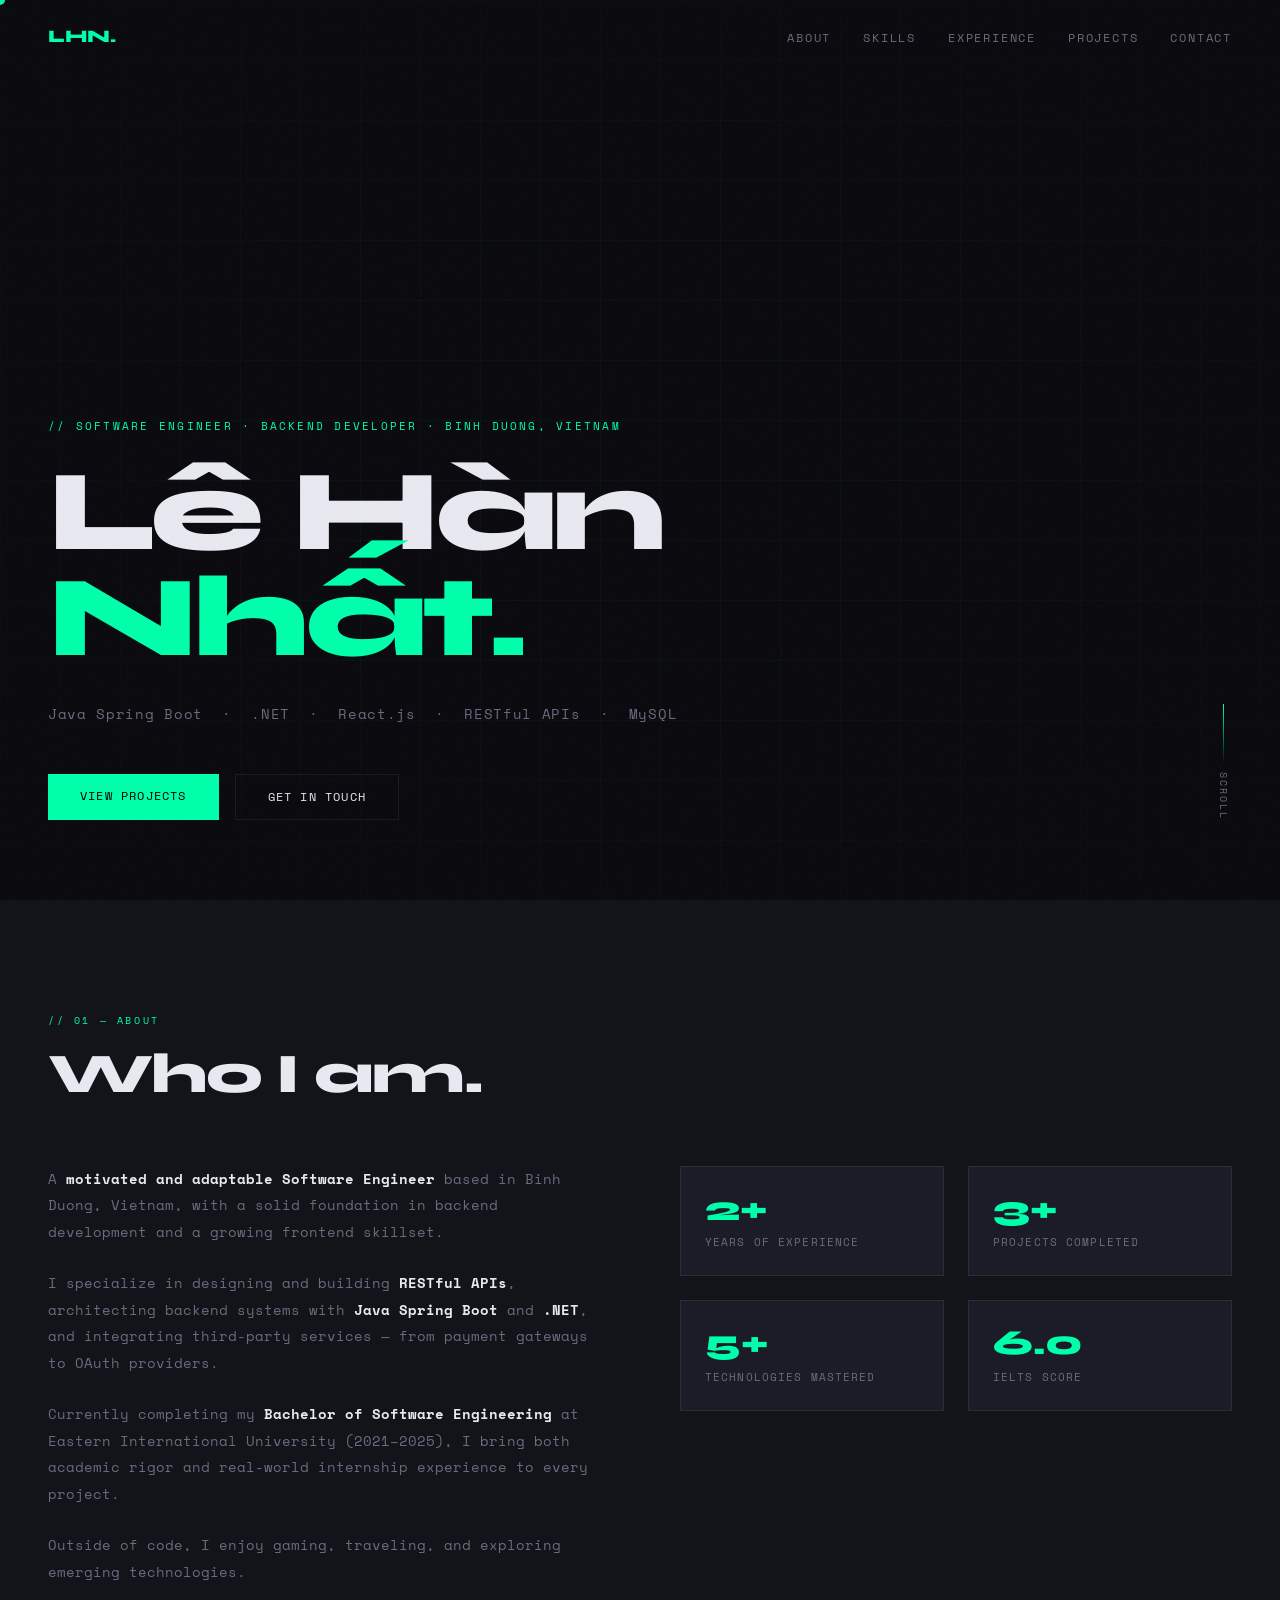
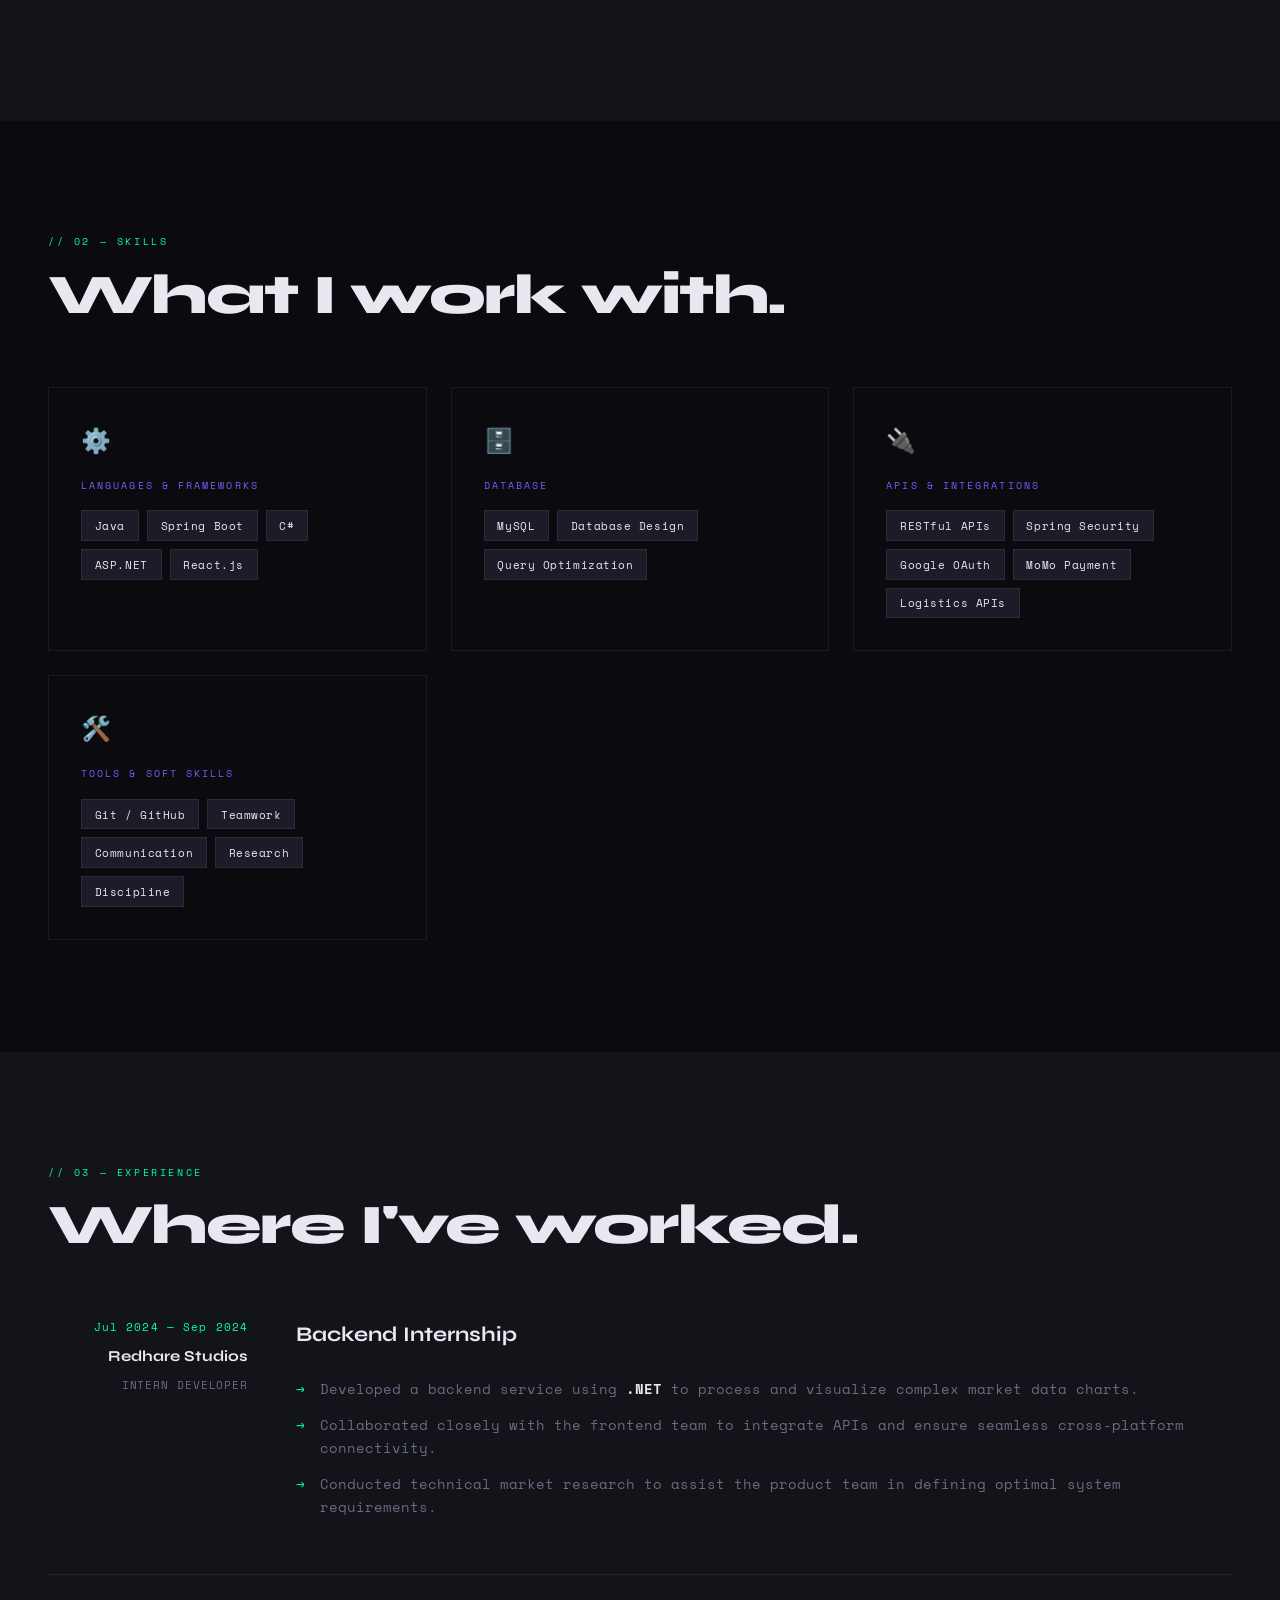
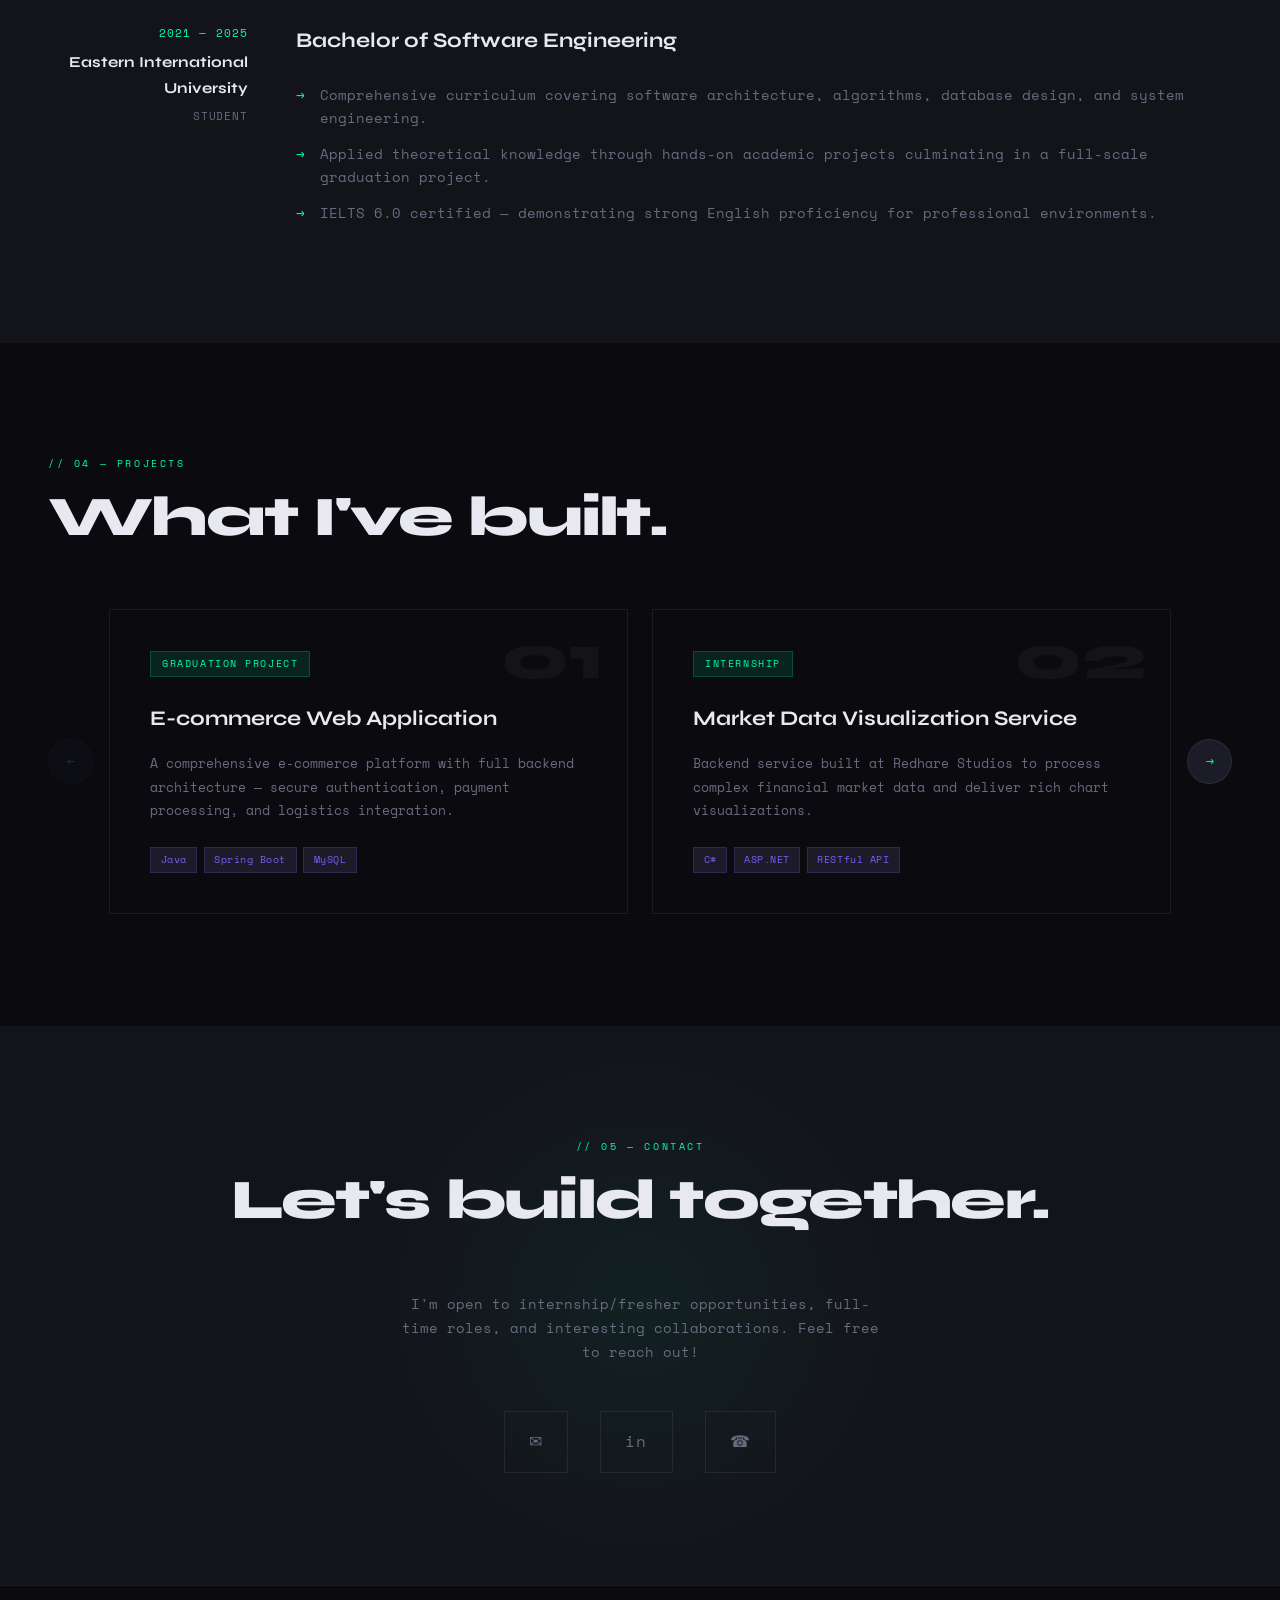
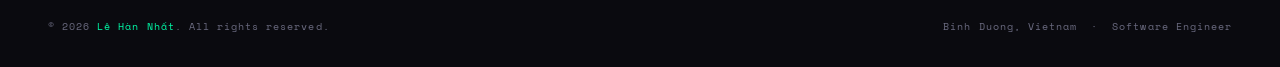
<file: index.html>
<!DOCTYPE html>
<html lang="en">
<head>
<meta charset="UTF-8" />
<meta name="viewport" content="width=device-width, initial-scale=1.0"/>
<title>Lê Hàn Nhất — Backend Developer</title>
<link rel="preconnect" href="https://fonts.googleapis.com"/>
<link rel="preconnect" href="https://fonts.gstatic.com" crossorigin/>
<link href="https://fonts.googleapis.com/css2?family=Syne:wght@400;700;800&family=Space+Mono:ital,wght@0,400;0,700;1,400&display=swap" rel="stylesheet"/>
<link href="style.css" rel="stylesheet" />
</head>
<body>

<!-- Custom cursor -->
<div id="cursor"></div>

<!-- NAV -->
<nav id="navbar">
  <div class="nav-logo">LHN.</div>
  <ul class="nav-links">
    <li><a href="#about">About</a></li>
    <li><a href="#skills">Skills</a></li>
    <li><a href="#experience">Experience</a></li>
    <li><a href="#projects">Projects</a></li>
    <li><a href="#contact">Contact</a></li>
  </ul>
</nav>

<!-- HERO -->
<section id="hero">
  <div class="hero-grid"></div>

  <p class="hero-tag">// Software Engineer · Backend Developer · Binh Duong, Vietnam</p>

  <h1 class="hero-name">
    Lê Hàn<br>
    <span class="line2">Nhất.</span>
  </h1>

  <p class="hero-role">
    Java Spring Boot &nbsp;·&nbsp; .NET &nbsp;·&nbsp; React.js &nbsp;·&nbsp; RESTful APIs &nbsp;·&nbsp; MySQL
  </p>

  <div class="hero-cta">
    <a href="#projects" class="btn btn-primary">View Projects</a>
    <a href="#contact" class="btn btn-outline">Get In Touch</a>
  </div>

  <div class="hero-scroll">
    <div class="scroll-line"></div>
    <span>Scroll</span>
  </div>
</section>

<!-- ABOUT -->
<section id="about">
  <p class="section-label reveal">// 01 — About</p>
  <h2 class="section-title reveal">Who I am.</h2>

  <div class="about-grid">
    <div class="about-text reveal">
      <p>
        A <strong>motivated and adaptable Software Engineer</strong> based in Binh Duong, Vietnam,
        with a solid foundation in backend development and a growing frontend skillset.
      </p>
      <p>
        I specialize in designing and building <strong>RESTful APIs</strong>,
        architecting backend systems with <strong>Java Spring Boot</strong> and <strong>.NET</strong>,
        and integrating third-party services — from payment gateways to OAuth providers.
      </p>
      <p>
        Currently completing my <strong>Bachelor of Software Engineering</strong> at
        Eastern International University (2021–2025), I bring both academic rigor
        and real-world internship experience to every project.
      </p>
      <p>
        Outside of code, I enjoy gaming, traveling, and exploring emerging technologies.
      </p>
    </div>

    <div class="about-stats reveal">
      <div class="stat-card">
        <div class="stat-num">2+</div>
        <div class="stat-label">Years of Experience</div>
      </div>
      <div class="stat-card">
        <div class="stat-num">3+</div>
        <div class="stat-label">Projects Completed</div>
      </div>
      <div class="stat-card">
        <div class="stat-num">5+</div>
        <div class="stat-label">Technologies Mastered</div>
      </div>
      <div class="stat-card">
        <div class="stat-num">6.0</div>
        <div class="stat-label">IELTS Score</div>
      </div>
    </div>
  </div>
</section>

<!-- SKILLS -->
<section id="skills">
  <p class="section-label reveal">// 02 — Skills</p>
  <h2 class="section-title reveal">What I work with.</h2>

  <div class="skills-grid">
    <div class="skill-group reveal">
      <div class="skill-group-icon">⚙️</div>
      <p class="skill-group-label">Languages & Frameworks</p>
      <div class="skill-tags">
        <span class="tag">Java</span>
        <span class="tag">Spring Boot</span>
        <span class="tag">C#</span>
        <span class="tag">ASP.NET</span>
        <span class="tag">React.js</span>
      </div>
    </div>
    <div class="skill-group reveal">
      <div class="skill-group-icon">🗄️</div>
      <p class="skill-group-label">Database</p>
      <div class="skill-tags">
        <span class="tag">MySQL</span>
        <span class="tag">Database Design</span>
        <span class="tag">Query Optimization</span>
      </div>
    </div>
    <div class="skill-group reveal">
      <div class="skill-group-icon">🔌</div>
      <p class="skill-group-label">APIs & Integrations</p>
      <div class="skill-tags">
        <span class="tag">RESTful APIs</span>
        <span class="tag">Spring Security</span>
        <span class="tag">Google OAuth</span>
        <span class="tag">MoMo Payment</span>
        <span class="tag">Logistics APIs</span>
      </div>
    </div>
    <div class="skill-group reveal">
      <div class="skill-group-icon">🛠️</div>
      <p class="skill-group-label">Tools & Soft Skills</p>
      <div class="skill-tags">
        <span class="tag">Git / GitHub</span>
        <span class="tag">Teamwork</span>
        <span class="tag">Communication</span>
        <span class="tag">Research</span>
        <span class="tag">Discipline</span>
      </div>
    </div>
  </div>
</section>

<!-- EXPERIENCE -->
<section id="experience">
  <p class="section-label reveal">// 03 — Experience</p>
  <h2 class="section-title reveal">Where I've worked.</h2>

  <div class="exp-item reveal">
    <div class="exp-meta">
      <div class="exp-date">Jul 2024 — Sep 2024</div>
      <div class="exp-company">Redhare Studios</div>
      <div class="exp-role">Intern Developer</div>
    </div>
    <div class="exp-content">
      <h3>Backend Internship</h3>
      <ul>
        <li>Developed a backend service using <strong style="color:var(--text)">.NET</strong> to process and visualize complex market data charts.</li>
        <li>Collaborated closely with the frontend team to integrate APIs and ensure seamless cross-platform connectivity.</li>
        <li>Conducted technical market research to assist the product team in defining optimal system requirements.</li>
      </ul>
    </div>
  </div>

  <div class="exp-item reveal">
    <div class="exp-meta">
      <div class="exp-date">2021 — 2025</div>
      <div class="exp-company">Eastern International University</div>
      <div class="exp-role">Student</div>
    </div>
    <div class="exp-content">
      <h3>Bachelor of Software Engineering</h3>
      <ul>
        <li>Comprehensive curriculum covering software architecture, algorithms, database design, and system engineering.</li>
        <li>Applied theoretical knowledge through hands-on academic projects culminating in a full-scale graduation project.</li>
        <li>IELTS 6.0 certified — demonstrating strong English proficiency for professional environments.</li>
      </ul>
    </div>
  </div>
</section>

<!-- PROJECTS -->
<section id="projects">
  <p class="section-label reveal">// 04 — Projects</p>
  <h2 class="section-title reveal">What I've built.</h2>

  <div class="slider-wrapper reveal">
    <button id="arrowPrev" class="slider-btn">←</button>
    
    <div class="slider-container">
      <div class="slider-track" id="sliderTrack">
        
        <div class="project-card">
          <div class="project-num">01</div>
          <div class="project-badge">Graduation Project</div>
          <h3 class="project-title">E-commerce Web Application</h3>
          <p class="project-desc">
            A comprehensive e-commerce platform with full backend architecture — secure authentication, payment processing, and logistics integration.
          </p>
          <div class="project-tech">
            <span class="tech-chip">Java</span>
            <span class="tech-chip">Spring Boot</span>
            <span class="tech-chip">MySQL</span>
          </div>
        </div>

        <div class="project-card">
          <div class="project-num">02</div>
          <div class="project-badge">Internship</div>
          <h3 class="project-title">Market Data Visualization Service</h3>
          <p class="project-desc">
            Backend service built at Redhare Studios to process complex financial market data and deliver rich chart visualizations.
          </p>
          <div class="project-tech">
            <span class="tech-chip">C#</span>
            <span class="tech-chip">ASP.NET</span>
            <span class="tech-chip">RESTful API</span>
          </div>
        </div>

        <div class="project-card">
          <div class="project-num">03</div>
          <div class="project-badge">Personal</div>
          <h3 class="project-title">Portfolio Website</h3>
          <p class="project-desc">
            A creative developer portfolio built with semantic HTML, CSS animations, and vanilla JavaScript for optimal performance.
          </p>
          <div class="project-tech">
            <span class="tech-chip">HTML5</span>
            <span class="tech-chip">CSS3</span>
            <span class="tech-chip">JavaScript</span>
          </div>
        </div>

      </div>
    </div>
    
    <button id="arrowNext" class="slider-btn">→</button>
  </div>
</section>

<!-- CONTACT -->
<section id="contact">
  <div class="contact-glow"></div>
  <p class="section-label reveal">// 05 — Contact</p>
  <h2 class="section-title reveal">Let's build together.</h2>
  <p class="reveal" style="color:var(--muted); font-size:0.88rem; max-width:480px; margin:0 auto;">
    I'm open to internship/fresher opportunities, full-time roles, and interesting collaborations.
    Feel free to reach out!
  </p>

  <div class="contact-links reveal">
    <a href="mailto:hannhat2003@gmail.com" class="contact-link">
      <span class="icon">✉</span>
      
    </a>
    <a href="https://www.linkedin.com/in/nhatlehan603" target="_blank" class="contact-link">
      <span class="icon">in</span>
      
    </a>
    <a href="tel:0394628169" class="contact-link">
      <span class="icon">☎</span>
      
    </a>
  </div>
</section>

<!-- FOOTER -->
<footer>
  <div>© 2026 <span>Lê Hàn Nhất</span>. All rights reserved.</div>
  <div>Binh Duong, Vietnam &nbsp;·&nbsp; Software Engineer</div>
</footer>

<script src="script.js">
</script>
</body>
</html>
</file>
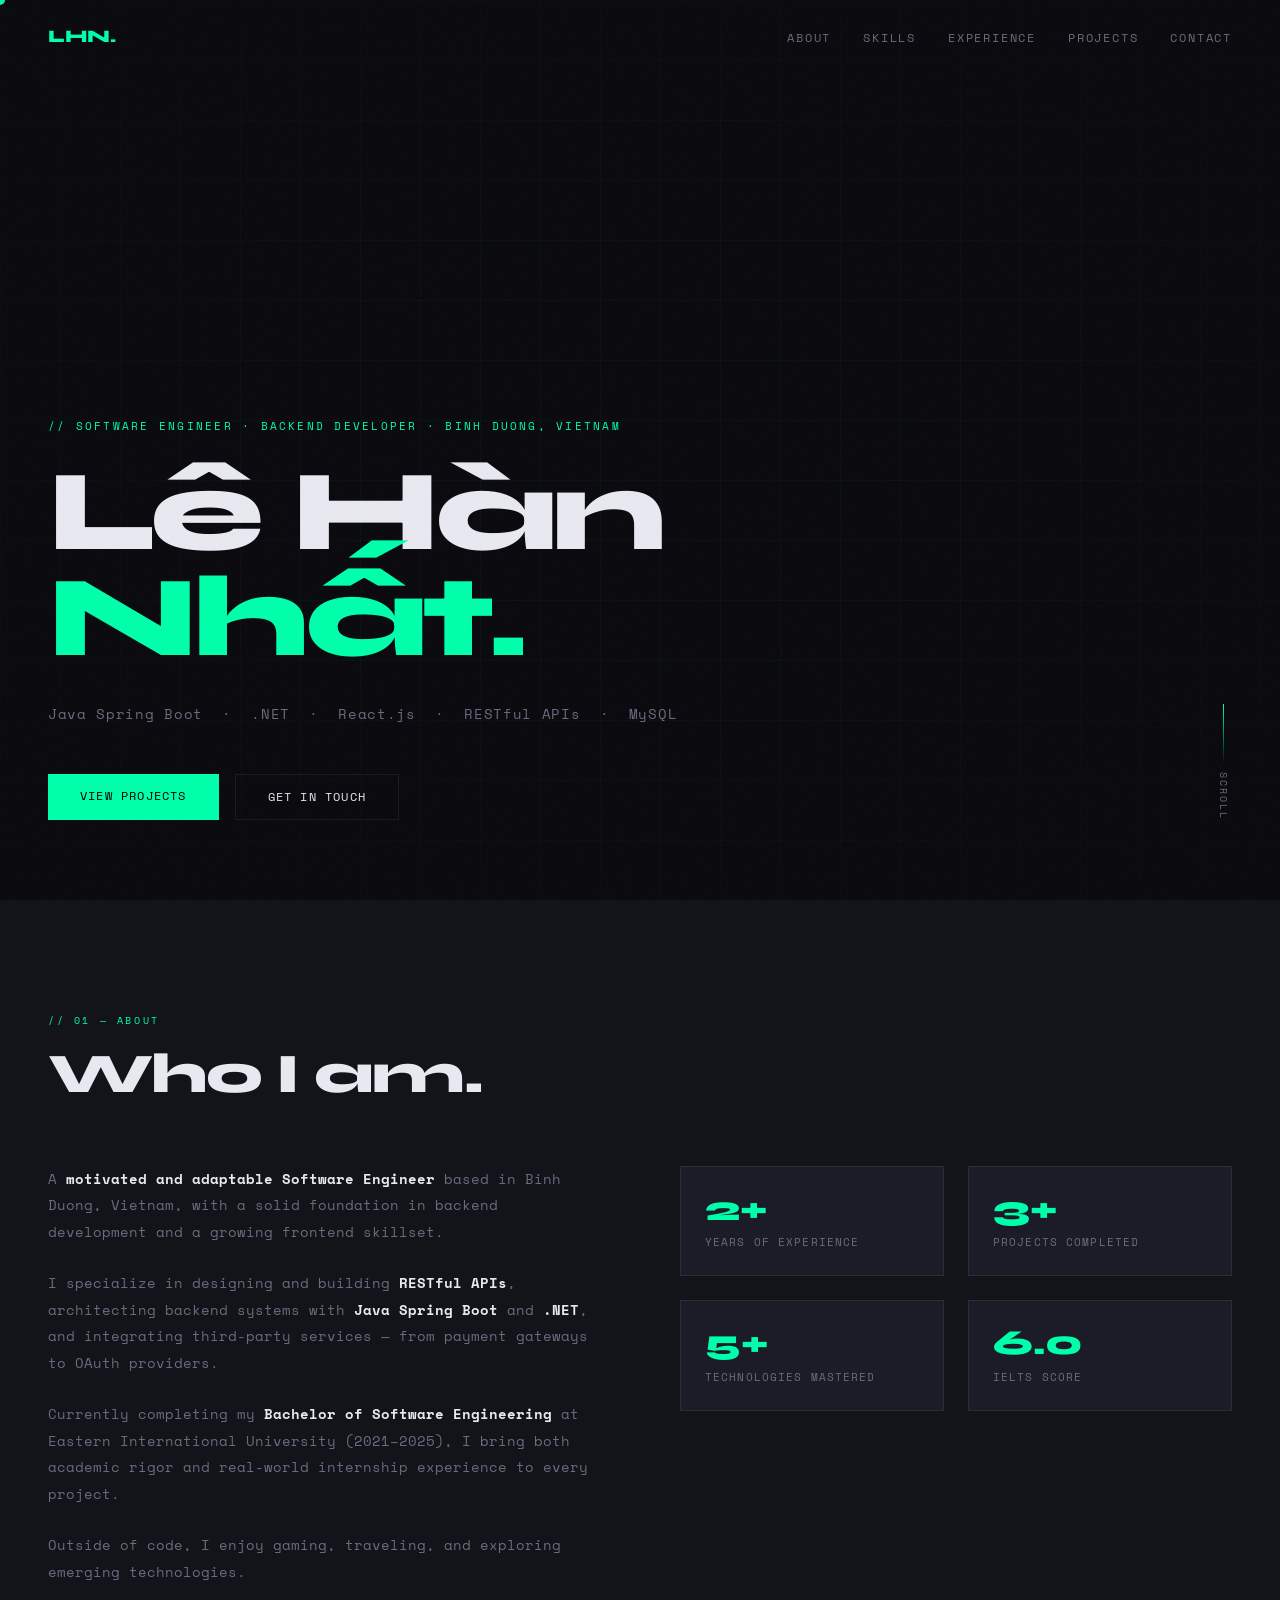
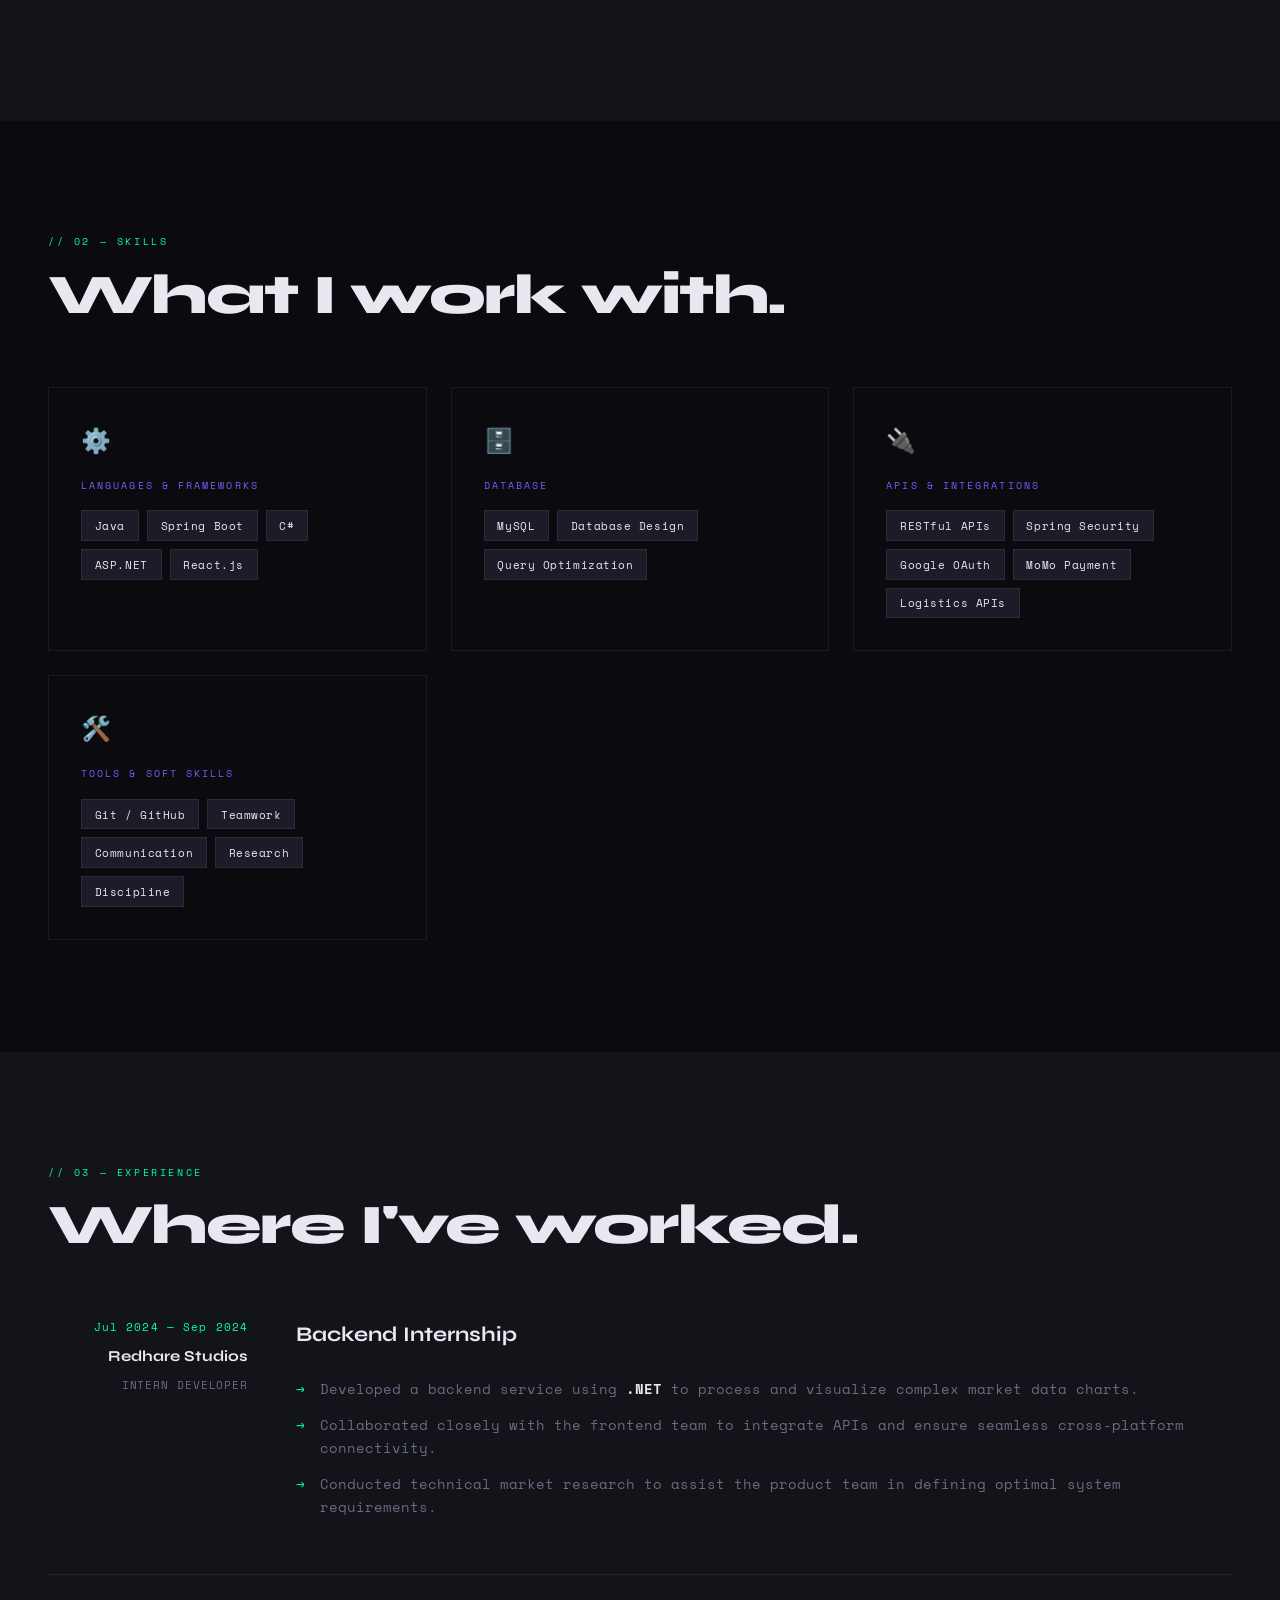
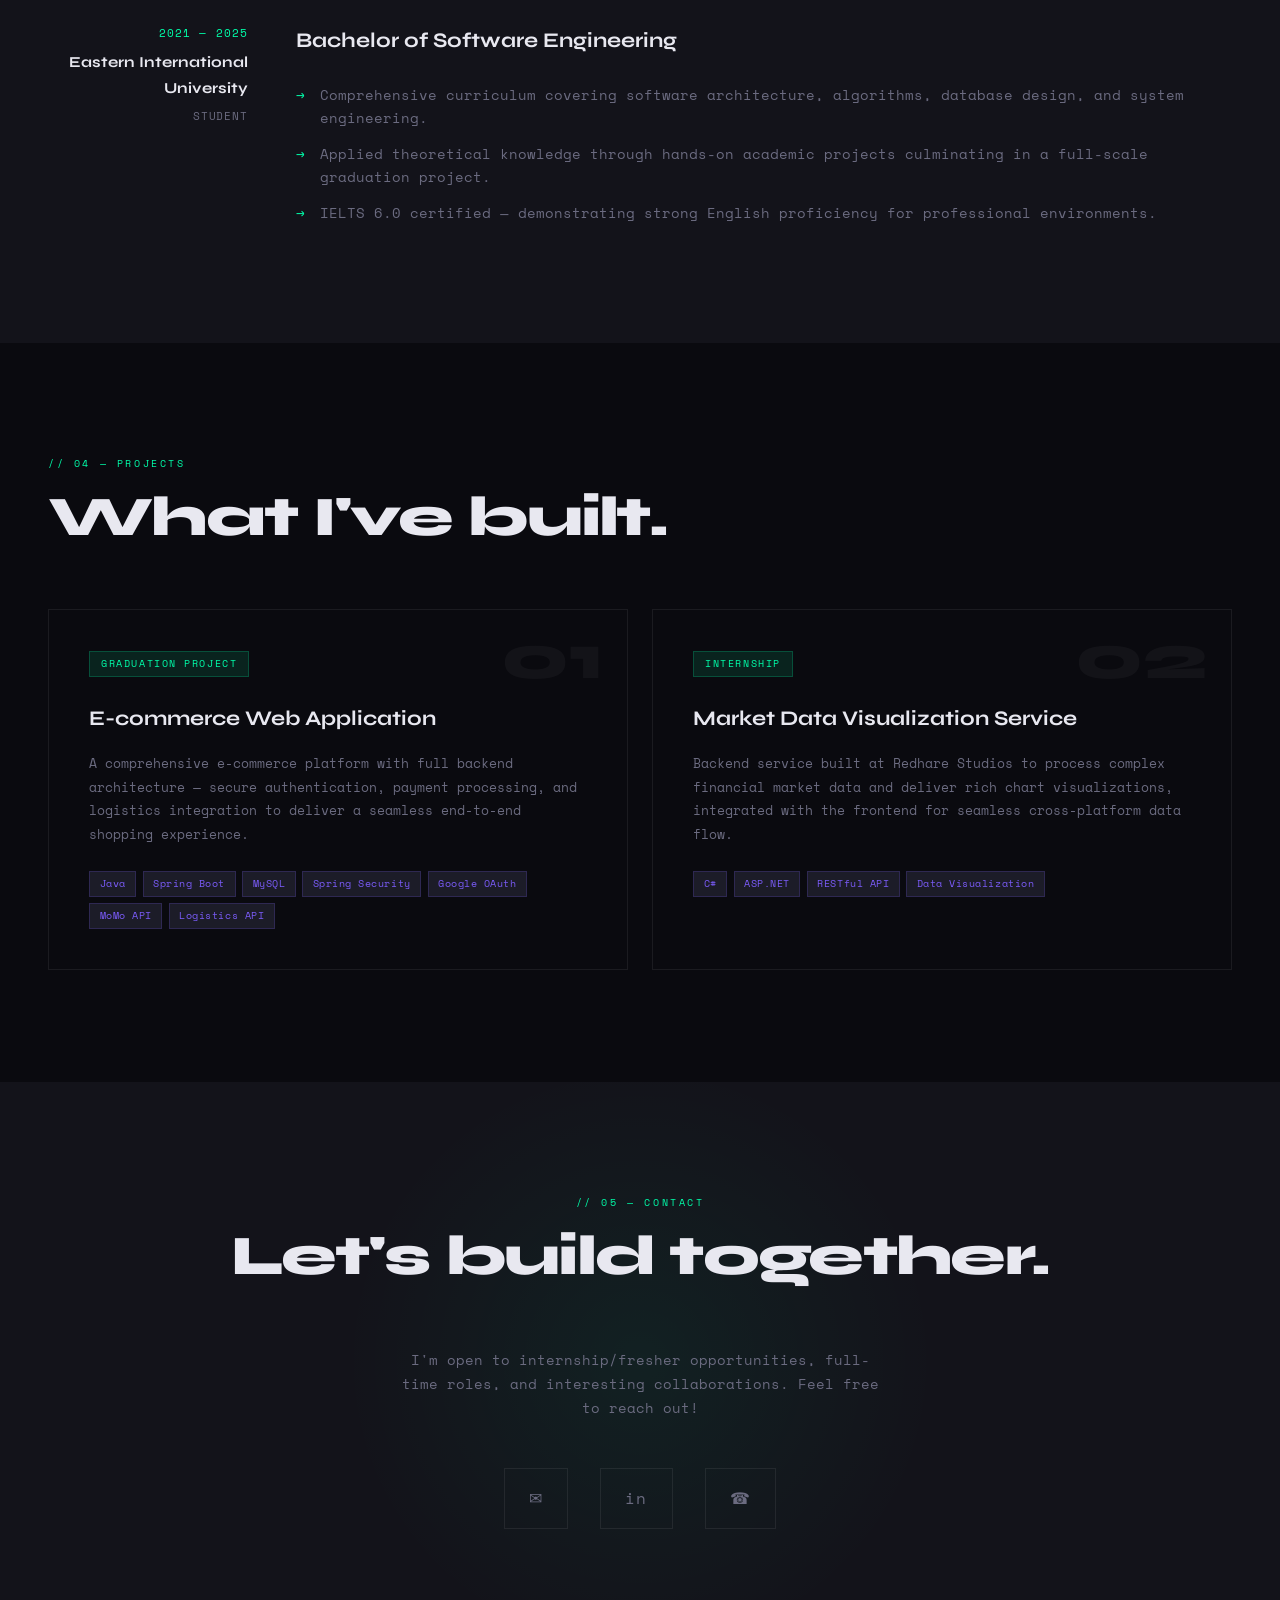
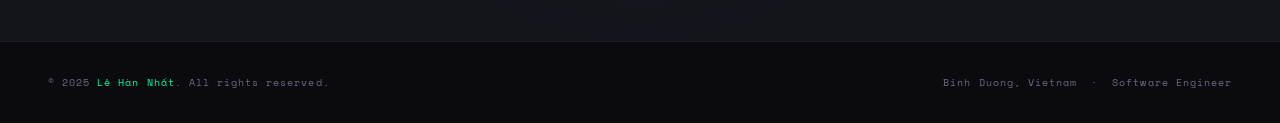
<file: portfolio.html>
<!DOCTYPE html>
<html lang="en">
<head>
<meta charset="UTF-8" />
<meta name="viewport" content="width=device-width, initial-scale=1.0"/>
<title>Lê Hàn Nhất — Backend Developer</title>
<link rel="preconnect" href="https://fonts.googleapis.com"/>
<link rel="preconnect" href="https://fonts.gstatic.com" crossorigin/>
<link href="https://fonts.googleapis.com/css2?family=Syne:wght@400;700;800&family=Space+Mono:ital,wght@0,400;0,700;1,400&display=swap" rel="stylesheet"/>

<style>
  /* ── RESET & BASE ── */
  *, *::before, *::after { margin: 0; padding: 0; box-sizing: border-box; }

  :root {
    --bg: #0a0a0f;
    --surface: #13131a;
    --surface2: #1c1c28;
    --border: rgba(255,255,255,0.07);
    --accent: #00ffaa;
    --accent2: #7b5cfa;
    --text: #e8e8f0;
    --muted: #6b6b80;
    --font-display: 'Syne', sans-serif;
    --font-mono: 'Space Mono', monospace;
  }

  html { scroll-behavior: smooth; }

  body {
    background: var(--bg);
    color: var(--text);
    font-family: var(--font-mono);
    font-size: 14px;
    line-height: 1.7;
    overflow-x: hidden;
  }

  /* ── NOISE TEXTURE ── */
  body::before {
    content: '';
    position: fixed; inset: 0;
    background-image: url("data:image/svg+xml,%3Csvg viewBox='0 0 256 256' xmlns='http://www.w3.org/2000/svg'%3E%3Cfilter id='n'%3E%3CfeTurbulence type='fractalNoise' baseFrequency='0.9' numOctaves='4' stitchTiles='stitch'/%3E%3C/filter%3E%3Crect width='100%25' height='100%25' filter='url(%23n)' opacity='0.04'/%3E%3C/svg%3E");
    pointer-events: none; z-index: 999; opacity: 0.4;
  }

  /* ── CURSOR ── */
  body { cursor: none; }
  #cursor {
    position: fixed; width: 10px; height: 10px;
    border-radius: 50%; background: var(--accent);
    pointer-events: none; z-index: 9999;
    transform: translate(-50%, -50%);
    transition: width .2s, height .2s, background .2s;
    mix-blend-mode: difference;
  }
  #cursor.expand { width: 40px; height: 40px; background: var(--accent2); }

  /* ── NAV ── */
  nav {
    position: fixed; top: 0; left: 0; right: 0; z-index: 100;
    padding: 1.4rem 3rem;
    display: flex; justify-content: space-between; align-items: center;
    border-bottom: 1px solid transparent;
    transition: border-color .4s, background .4s;
  }
  nav.scrolled {
    background: rgba(10,10,15,0.85);
    backdrop-filter: blur(12px);
    border-color: var(--border);
  }
  .nav-logo {
    font-family: var(--font-display);
    font-weight: 800; font-size: 1.1rem;
    color: var(--accent); letter-spacing: -0.02em;
  }
  .nav-links { display: flex; gap: 2rem; list-style: none; }
  .nav-links a {
    color: var(--muted); text-decoration: none; font-size: 0.75rem;
    letter-spacing: 0.15em; text-transform: uppercase;
    transition: color .2s;
  }
  .nav-links a:hover { color: var(--accent); }

  /* ── HERO ── */
  #hero {
    min-height: 100vh;
    display: flex; flex-direction: column; justify-content: flex-end;
    padding: 0 3rem 5rem;
    position: relative; overflow: hidden;
  }

  .hero-grid {
    position: absolute; inset: 0;
    background-image:
      linear-gradient(rgba(0,255,170,0.04) 1px, transparent 1px),
      linear-gradient(90deg, rgba(0,255,170,0.04) 1px, transparent 1px);
    background-size: 60px 60px;
    mask-image: radial-gradient(ellipse 80% 80% at 50% 50%, black 30%, transparent 100%);
  }

  .hero-tag {
    font-size: 0.7rem; letter-spacing: 0.2em; color: var(--accent);
    text-transform: uppercase; margin-bottom: 1.5rem;
    opacity: 0; animation: fadeUp .6s .2s forwards;
  }

  .hero-name {
    font-family: var(--font-display);
    font-weight: 800; font-size: clamp(3.5rem, 9vw, 8rem);
    line-height: 0.92; letter-spacing: -0.04em;
    opacity: 0; animation: fadeUp .7s .4s forwards;
  }
  .hero-name .line2 { color: var(--accent); }

  .hero-role {
    margin-top: 2rem;
    font-size: 0.85rem; color: var(--muted); letter-spacing: 0.05em;
    opacity: 0; animation: fadeUp .7s .6s forwards;
  }

  .hero-cta {
    margin-top: 3rem;
    display: flex; gap: 1rem; flex-wrap: wrap;
    opacity: 0; animation: fadeUp .7s .8s forwards;
  }
  .btn {
    padding: 0.75rem 2rem;
    font-family: var(--font-mono); font-size: 0.75rem;
    letter-spacing: 0.1em; text-transform: uppercase;
    text-decoration: none; border: none; cursor: none;
    transition: all .25s;
  }
  .btn-primary {
    background: var(--accent); color: #000;
  }
  .btn-primary:hover { background: #fff; }
  .btn-outline {
    background: transparent; color: var(--text);
    border: 1px solid var(--border);
  }
  .btn-outline:hover { border-color: var(--accent); color: var(--accent); }

  .hero-scroll {
    position: absolute; right: 3rem; bottom: 5rem;
    display: flex; flex-direction: column; align-items: center; gap: 0.5rem;
    opacity: 0; animation: fadeUp .7s 1.2s forwards;
  }
  .hero-scroll span {
    font-size: 0.6rem; letter-spacing: 0.2em; color: var(--muted);
    writing-mode: vertical-rl; text-transform: uppercase;
  }
  .scroll-line {
    width: 1px; height: 60px;
    background: linear-gradient(to bottom, var(--accent), transparent);
    animation: scrollPulse 2s infinite;
  }

  /* ── SECTION COMMON ── */
  section { padding: 7rem 3rem; }
  .section-label {
    font-size: 0.65rem; letter-spacing: 0.25em; color: var(--accent);
    text-transform: uppercase; margin-bottom: 1rem;
  }
  .section-title {
    font-family: var(--font-display);
    font-weight: 800; font-size: clamp(2rem, 5vw, 3.5rem);
    letter-spacing: -0.03em; line-height: 1;
    margin-bottom: 4rem;
  }

  /* ── ABOUT ── */
  #about { background: var(--surface); }
  .about-grid {
    display: grid;
    grid-template-columns: 1fr 1fr;
    gap: 5rem; align-items: start;
  }
  .about-text p {
    color: var(--muted); line-height: 1.9; margin-bottom: 1.5rem;
    font-size: 0.88rem;
  }
  .about-text p strong { color: var(--text); }

  .about-stats {
    display: grid; grid-template-columns: 1fr 1fr; gap: 1.5rem;
  }
  .stat-card {
    padding: 1.5rem;
    border: 1px solid var(--border);
    background: var(--surface2);
    position: relative; overflow: hidden;
    transition: border-color .3s;
  }
  .stat-card::before {
    content: '';
    position: absolute; top: 0; left: 0; right: 0; height: 2px;
    background: linear-gradient(90deg, var(--accent), var(--accent2));
    transform: scaleX(0); transition: transform .3s;
    transform-origin: left;
  }
  .stat-card:hover::before { transform: scaleX(1); }
  .stat-card:hover { border-color: rgba(0,255,170,0.2); }
  .stat-num {
    font-family: var(--font-display); font-weight: 800;
    font-size: 2.2rem; color: var(--accent); line-height: 1;
    margin-bottom: 0.4rem;
  }
  .stat-label { font-size: 0.7rem; color: var(--muted); letter-spacing: 0.1em; text-transform: uppercase; }

  /* ── SKILLS ── */
  #skills { background: var(--bg); }
  .skills-grid {
    display: grid;
    grid-template-columns: repeat(auto-fit, minmax(280px, 1fr));
    gap: 1.5rem;
  }
  .skill-group {
    border: 1px solid var(--border);
    padding: 2rem;
    position: relative; overflow: hidden;
    transition: border-color .3s, transform .3s;
  }
  .skill-group:hover {
    border-color: rgba(123,92,250,0.4);
    transform: translateY(-4px);
  }
  .skill-group-icon {
    font-size: 1.5rem; margin-bottom: 1rem;
  }
  .skill-group-label {
    font-size: 0.65rem; letter-spacing: 0.2em; color: var(--accent2);
    text-transform: uppercase; margin-bottom: 1rem;
  }
  .skill-tags { display: flex; flex-wrap: wrap; gap: 0.5rem; }
  .tag {
    padding: 0.3rem 0.8rem;
    background: var(--surface2);
    border: 1px solid var(--border);
    font-size: 0.7rem; color: var(--text);
    letter-spacing: 0.05em;
    transition: background .2s, border-color .2s, color .2s;
  }
  .tag:hover {
    background: rgba(0,255,170,0.1);
    border-color: var(--accent); color: var(--accent);
  }

  /* ── EXPERIENCE ── */
  #experience { background: var(--surface); }
  .exp-item {
    display: grid; grid-template-columns: 200px 1fr;
    gap: 3rem; margin-bottom: 3rem;
    padding-bottom: 3rem; border-bottom: 1px solid var(--border);
  }
  .exp-item:last-child { border-bottom: none; margin-bottom: 0; padding-bottom: 0; }
  .exp-meta { text-align: right; }
  .exp-date {
    font-size: 0.7rem; color: var(--accent);
    letter-spacing: 0.1em; margin-bottom: 0.5rem;
  }
  .exp-company {
    font-family: var(--font-display); font-weight: 700;
    font-size: 0.95rem; color: var(--text);
  }
  .exp-role {
    font-size: 0.7rem; color: var(--muted); margin-top: 0.3rem;
    letter-spacing: 0.08em; text-transform: uppercase;
  }
  .exp-content h3 {
    font-family: var(--font-display); font-weight: 700;
    font-size: 1.3rem; margin-bottom: 1.2rem; color: var(--text);
  }
  .exp-content ul { list-style: none; }
  .exp-content ul li {
    color: var(--muted); font-size: 0.85rem;
    padding: 0.4rem 0 0.4rem 1.5rem;
    position: relative;
  }
  .exp-content ul li::before {
    content: '→'; color: var(--accent);
    position: absolute; left: 0;
  }

  /* ── PROJECTS ── */
  #projects { background: var(--bg); }
  .projects-grid {
    display: grid; grid-template-columns: repeat(auto-fit, minmax(320px, 1fr));
    gap: 1.5rem;
  }
  .project-card {
    border: 1px solid var(--border);
    padding: 2.5rem;
    position: relative; overflow: hidden;
    transition: transform .3s, border-color .3s;
  }
  .project-card::after {
    content: '';
    position: absolute; inset: 0;
    background: linear-gradient(135deg, rgba(0,255,170,0.04), rgba(123,92,250,0.04));
    opacity: 0; transition: opacity .3s;
  }
  .project-card:hover { transform: translateY(-6px); border-color: rgba(0,255,170,0.25); }
  .project-card:hover::after { opacity: 1; }
  .project-num {
    font-size: 4rem; font-weight: 800;
    color: rgba(255,255,255,0.04);
    font-family: var(--font-display);
    position: absolute; top: 1rem; right: 1.5rem;
    line-height: 1;
  }
  .project-badge {
    display: inline-block;
    padding: 0.2rem 0.7rem;
    background: rgba(0,255,170,0.1);
    border: 1px solid rgba(0,255,170,0.2);
    color: var(--accent); font-size: 0.65rem;
    letter-spacing: 0.15em; text-transform: uppercase;
    margin-bottom: 1.5rem;
  }
  .project-title {
    font-family: var(--font-display); font-weight: 700;
    font-size: 1.3rem; margin-bottom: 1rem; color: var(--text);
  }
  .project-desc {
    color: var(--muted); font-size: 0.82rem; line-height: 1.8;
    margin-bottom: 1.5rem;
  }
  .project-tech { display: flex; flex-wrap: wrap; gap: 0.4rem; }
  .tech-chip {
    padding: 0.2rem 0.6rem;
    background: var(--surface2);
    font-size: 0.65rem; color: var(--accent2);
    letter-spacing: 0.05em;
    border: 1px solid rgba(123,92,250,0.2);
  }

  /* ── CONTACT ── */
  #contact {
    background: var(--surface);
    text-align: center;
    position: relative; overflow: hidden;
  }
  .contact-glow {
    position: absolute;
    width: 600px; height: 600px;
    border-radius: 50%;
    background: radial-gradient(circle, rgba(0,255,170,0.06) 0%, transparent 70%);
    top: 50%; left: 50%; transform: translate(-50%, -50%);
    pointer-events: none;
  }
  .contact-links {
    display: flex; gap: 2rem; justify-content: center;
    flex-wrap: wrap; margin-top: 3rem;
  }
  .contact-link {
    display: flex; align-items: center; gap: 0.7rem;
    text-decoration: none; color: var(--muted);
    font-size: 0.8rem; letter-spacing: 0.08em;
    transition: color .2s;
    padding: 1rem 1.5rem;
    border: 1px solid var(--border);
    transition: border-color .2s, color .2s;
  }
  .contact-link:hover { color: var(--accent); border-color: rgba(0,255,170,0.3); }
  .contact-link .icon { font-size: 1rem; }

  /* ── FOOTER ── */
  footer {
    padding: 2rem 3rem;
    border-top: 1px solid var(--border);
    display: flex; justify-content: space-between; align-items: center;
    font-size: 0.65rem; color: var(--muted); letter-spacing: 0.1em;
  }
  footer span { color: var(--accent); }

  /* ── ANIMATIONS ── */
  @keyframes fadeUp {
    from { opacity: 0; transform: translateY(30px); }
    to   { opacity: 1; transform: translateY(0); }
  }
  @keyframes scrollPulse {
    0%, 100% { opacity: 1; }
    50%       { opacity: 0.3; }
  }

  /* ── REVEAL ON SCROLL ── */
  .reveal {
    opacity: 0; transform: translateY(40px);
    transition: opacity .7s ease, transform .7s ease;
  }
  .reveal.visible { opacity: 1; transform: translateY(0); }

  /* ── RESPONSIVE ── */
  @media (max-width: 768px) {
    nav { padding: 1.2rem 1.5rem; }
    .nav-links { display: none; }
    section { padding: 5rem 1.5rem; }
    #hero { padding: 0 1.5rem 4rem; }
    .about-grid { grid-template-columns: 1fr; gap: 3rem; }
    .exp-item { grid-template-columns: 1fr; gap: 1rem; }
    .exp-meta { text-align: left; }
    footer { flex-direction: column; gap: 0.5rem; text-align: center; }
    .hero-scroll { display: none; }
  }
</style>
</head>
<body>

<!-- Custom cursor -->
<div id="cursor"></div>

<!-- NAV -->
<nav id="navbar">
  <div class="nav-logo">LHN.</div>
  <ul class="nav-links">
    <li><a href="#about">About</a></li>
    <li><a href="#skills">Skills</a></li>
    <li><a href="#experience">Experience</a></li>
    <li><a href="#projects">Projects</a></li>
    <li><a href="#contact">Contact</a></li>
  </ul>
</nav>

<!-- HERO -->
<section id="hero">
  <div class="hero-grid"></div>

  <p class="hero-tag">// Software Engineer · Backend Developer · Binh Duong, Vietnam</p>

  <h1 class="hero-name">
    Lê Hàn<br>
    <span class="line2">Nhất.</span>
  </h1>

  <p class="hero-role">
    Java Spring Boot &nbsp;·&nbsp; .NET &nbsp;·&nbsp; React.js &nbsp;·&nbsp; RESTful APIs &nbsp;·&nbsp; MySQL
  </p>

  <div class="hero-cta">
    <a href="#projects" class="btn btn-primary">View Projects</a>
    <a href="#contact" class="btn btn-outline">Get In Touch</a>
  </div>

  <div class="hero-scroll">
    <div class="scroll-line"></div>
    <span>Scroll</span>
  </div>
</section>

<!-- ABOUT -->
<section id="about">
  <p class="section-label reveal">// 01 — About</p>
  <h2 class="section-title reveal">Who I am.</h2>

  <div class="about-grid">
    <div class="about-text reveal">
      <p>
        A <strong>motivated and adaptable Software Engineer</strong> based in Binh Duong, Vietnam,
        with a solid foundation in backend development and a growing frontend skillset.
      </p>
      <p>
        I specialize in designing and building <strong>RESTful APIs</strong>,
        architecting backend systems with <strong>Java Spring Boot</strong> and <strong>.NET</strong>,
        and integrating third-party services — from payment gateways to OAuth providers.
      </p>
      <p>
        Currently completing my <strong>Bachelor of Software Engineering</strong> at
        Eastern International University (2021–2025), I bring both academic rigor
        and real-world internship experience to every project.
      </p>
      <p>
        Outside of code, I enjoy gaming, traveling, and exploring emerging technologies.
      </p>
    </div>

    <div class="about-stats reveal">
      <div class="stat-card">
        <div class="stat-num">2+</div>
        <div class="stat-label">Years of Experience</div>
      </div>
      <div class="stat-card">
        <div class="stat-num">3+</div>
        <div class="stat-label">Projects Completed</div>
      </div>
      <div class="stat-card">
        <div class="stat-num">5+</div>
        <div class="stat-label">Technologies Mastered</div>
      </div>
      <div class="stat-card">
        <div class="stat-num">6.0</div>
        <div class="stat-label">IELTS Score</div>
      </div>
    </div>
  </div>
</section>

<!-- SKILLS -->
<section id="skills">
  <p class="section-label reveal">// 02 — Skills</p>
  <h2 class="section-title reveal">What I work with.</h2>

  <div class="skills-grid">
    <div class="skill-group reveal">
      <div class="skill-group-icon">⚙️</div>
      <p class="skill-group-label">Languages & Frameworks</p>
      <div class="skill-tags">
        <span class="tag">Java</span>
        <span class="tag">Spring Boot</span>
        <span class="tag">C#</span>
        <span class="tag">ASP.NET</span>
        <span class="tag">React.js</span>
      </div>
    </div>
    <div class="skill-group reveal">
      <div class="skill-group-icon">🗄️</div>
      <p class="skill-group-label">Database</p>
      <div class="skill-tags">
        <span class="tag">MySQL</span>
        <span class="tag">Database Design</span>
        <span class="tag">Query Optimization</span>
      </div>
    </div>
    <div class="skill-group reveal">
      <div class="skill-group-icon">🔌</div>
      <p class="skill-group-label">APIs & Integrations</p>
      <div class="skill-tags">
        <span class="tag">RESTful APIs</span>
        <span class="tag">Spring Security</span>
        <span class="tag">Google OAuth</span>
        <span class="tag">MoMo Payment</span>
        <span class="tag">Logistics APIs</span>
      </div>
    </div>
    <div class="skill-group reveal">
      <div class="skill-group-icon">🛠️</div>
      <p class="skill-group-label">Tools & Soft Skills</p>
      <div class="skill-tags">
        <span class="tag">Git / GitHub</span>
        <span class="tag">Teamwork</span>
        <span class="tag">Communication</span>
        <span class="tag">Research</span>
        <span class="tag">Discipline</span>
      </div>
    </div>
  </div>
</section>

<!-- EXPERIENCE -->
<section id="experience">
  <p class="section-label reveal">// 03 — Experience</p>
  <h2 class="section-title reveal">Where I've worked.</h2>

  <div class="exp-item reveal">
    <div class="exp-meta">
      <div class="exp-date">Jul 2024 — Sep 2024</div>
      <div class="exp-company">Redhare Studios</div>
      <div class="exp-role">Intern Developer</div>
    </div>
    <div class="exp-content">
      <h3>Backend Internship</h3>
      <ul>
        <li>Developed a backend service using <strong style="color:var(--text)">.NET</strong> to process and visualize complex market data charts.</li>
        <li>Collaborated closely with the frontend team to integrate APIs and ensure seamless cross-platform connectivity.</li>
        <li>Conducted technical market research to assist the product team in defining optimal system requirements.</li>
      </ul>
    </div>
  </div>

  <div class="exp-item reveal">
    <div class="exp-meta">
      <div class="exp-date">2021 — 2025</div>
      <div class="exp-company">Eastern International University</div>
      <div class="exp-role">Student</div>
    </div>
    <div class="exp-content">
      <h3>Bachelor of Software Engineering</h3>
      <ul>
        <li>Comprehensive curriculum covering software architecture, algorithms, database design, and system engineering.</li>
        <li>Applied theoretical knowledge through hands-on academic projects culminating in a full-scale graduation project.</li>
        <li>IELTS 6.0 certified — demonstrating strong English proficiency for professional environments.</li>
      </ul>
    </div>
  </div>
</section>

<!-- PROJECTS -->
<section id="projects">
  <p class="section-label reveal">// 04 — Projects</p>
  <h2 class="section-title reveal">What I've built.</h2>

  <div class="projects-grid">
    <div class="project-card reveal">
      <div class="project-num">01</div>
      <div class="project-badge">Graduation Project</div>
      <h3 class="project-title">E-commerce Web Application</h3>
      <p class="project-desc">
        A comprehensive e-commerce platform with full backend architecture —
        secure authentication, payment processing, and logistics integration
        to deliver a seamless end-to-end shopping experience.
      </p>
      <div class="project-tech">
        <span class="tech-chip">Java</span>
        <span class="tech-chip">Spring Boot</span>
        <span class="tech-chip">MySQL</span>
        <span class="tech-chip">Spring Security</span>
        <span class="tech-chip">Google OAuth</span>
        <span class="tech-chip">MoMo API</span>
        <span class="tech-chip">Logistics API</span>
      </div>
    </div>

    <div class="project-card reveal">
      <div class="project-num">02</div>
      <div class="project-badge">Internship</div>
      <h3 class="project-title">Market Data Visualization Service</h3>
      <p class="project-desc">
        Backend service built at Redhare Studios to process complex financial
        market data and deliver rich chart visualizations, integrated with the
        frontend for seamless cross-platform data flow.
      </p>
      <div class="project-tech">
        <span class="tech-chip">C#</span>
        <span class="tech-chip">ASP.NET</span>
        <span class="tech-chip">RESTful API</span>
        <span class="tech-chip">Data Visualization</span>
      </div>
    </div>
  </div>
</section>

<!-- CONTACT -->
<section id="contact">
  <div class="contact-glow"></div>
  <p class="section-label reveal">// 05 — Contact</p>
  <h2 class="section-title reveal">Let's build together.</h2>
  <p class="reveal" style="color:var(--muted); font-size:0.88rem; max-width:480px; margin:0 auto;">
    I'm open to internship/fresher opportunities, full-time roles, and interesting collaborations.
    Feel free to reach out!
  </p>

  <div class="contact-links reveal">
    <a href="mailto:hannhat2003@gmail.com" class="contact-link">
      <span class="icon">✉</span>
      
    </a>
    <a href="https://www.linkedin.com/in/nhatlehan603" target="_blank" class="contact-link">
      <span class="icon">in</span>
      
    </a>
    <a href="tel:0394628169" class="contact-link">
      <span class="icon">☎</span>
      
    </a>
  </div>
</section>

<!-- FOOTER -->
<footer>
  <div>© 2025 <span>Lê Hàn Nhất</span>. All rights reserved.</div>
  <div>Binh Duong, Vietnam &nbsp;·&nbsp; Software Engineer</div>
</footer>

<script>
  // Custom cursor
  const cursor = document.getElementById('cursor');
  document.addEventListener('mousemove', e => {
    cursor.style.left = e.clientX + 'px';
    cursor.style.top  = e.clientY + 'px';
  });
  document.querySelectorAll('a, .btn, .tag, .skill-group, .project-card, .stat-card').forEach(el => {
    el.addEventListener('mouseenter', () => cursor.classList.add('expand'));
    el.addEventListener('mouseleave', () => cursor.classList.remove('expand'));
  });

  // Nav scroll
  const navbar = document.getElementById('navbar');
  window.addEventListener('scroll', () => {
    navbar.classList.toggle('scrolled', window.scrollY > 40);
  });

  // Scroll reveal
  const reveals = document.querySelectorAll('.reveal');
  const observer = new IntersectionObserver(entries => {
    entries.forEach((entry, i) => {
      if (entry.isIntersecting) {
        setTimeout(() => entry.target.classList.add('visible'), i * 80);
        observer.unobserve(entry.target);
      }
    });
  }, { threshold: 0.1 });
  reveals.forEach(el => observer.observe(el));
</script>
</body>
</html>
</file>
<file: style.css>
/* ── RESET & BASE ── */
  *, *::before, *::after { margin: 0; padding: 0; box-sizing: border-box; }

  :root {
    --bg: #0a0a0f;
    --surface: #13131a;
    --surface2: #1c1c28;
    --border: rgba(255,255,255,0.07);
    --accent: #00ffaa;
    --accent2: #7b5cfa;
    --text: #e8e8f0;
    --muted: #6b6b80;
    --font-display: 'Syne', sans-serif;
    --font-mono: 'Space Mono', monospace;
  }

  html { scroll-behavior: smooth; }

  body {
    background: var(--bg);
    color: var(--text);
    font-family: var(--font-mono);
    font-size: 14px;
    line-height: 1.7;
    overflow-x: hidden;
  }

  /* ── NOISE TEXTURE ── */
  body::before {
    content: '';
    position: fixed; inset: 0;
    background-image: url("data:image/svg+xml,%3Csvg viewBox='0 0 256 256' xmlns='http://www.w3.org/2000/svg'%3E%3Cfilter id='n'%3E%3CfeTurbulence type='fractalNoise' baseFrequency='0.9' numOctaves='4' stitchTiles='stitch'/%3E%3C/filter%3E%3Crect width='100%25' height='100%25' filter='url(%23n)' opacity='0.04'/%3E%3C/svg%3E");
    pointer-events: none; z-index: 999; opacity: 0.4;
  }

  /* ── CURSOR ── */
  body { cursor: none; }
  #cursor {
    position: fixed; width: 10px; height: 10px;
    border-radius: 50%; background: var(--accent);
    pointer-events: none; z-index: 9999;
    transform: translate(-50%, -50%);
    transition: width .2s, height .2s, background .2s;
    mix-blend-mode: difference;
  }
  #cursor.expand { width: 40px; height: 40px; background: var(--accent2); }

  /* ── NAV ── */
  nav {
    position: fixed; top: 0; left: 0; right: 0; z-index: 100;
    padding: 1.4rem 3rem;
    display: flex; justify-content: space-between; align-items: center;
    border-bottom: 1px solid transparent;
    transition: border-color .4s, background .4s;
  }
  nav.scrolled {
    background: rgba(10,10,15,0.85);
    backdrop-filter: blur(12px);
    border-color: var(--border);
  }
  .nav-logo {
    font-family: var(--font-display);
    font-weight: 800; font-size: 1.1rem;
    color: var(--accent); letter-spacing: -0.02em;
  }
  .nav-links { display: flex; gap: 2rem; list-style: none; }
  .nav-links a {
    color: var(--muted); text-decoration: none; font-size: 0.75rem;
    letter-spacing: 0.15em; text-transform: uppercase;
    transition: color .2s;
  }
  .nav-links a:hover { color: var(--accent); }

  /* ── HERO ── */
  #hero {
    min-height: 100vh;
    display: flex; flex-direction: column; justify-content: flex-end;
    padding: 0 3rem 5rem;
    position: relative; overflow: hidden;
  }

  .hero-grid {
    position: absolute; inset: 0;
    background-image:
      linear-gradient(rgba(0,255,170,0.04) 1px, transparent 1px),
      linear-gradient(90deg, rgba(0,255,170,0.04) 1px, transparent 1px);
    background-size: 60px 60px;
    mask-image: radial-gradient(ellipse 80% 80% at 50% 50%, black 30%, transparent 100%);
  }

  .hero-tag {
    font-size: 0.7rem; letter-spacing: 0.2em; color: var(--accent);
    text-transform: uppercase; margin-bottom: 1.5rem;
    opacity: 0; animation: fadeUp .6s .2s forwards;
  }

  .hero-name {
    font-family: var(--font-display);
    font-weight: 800; font-size: clamp(3.5rem, 9vw, 8rem);
    line-height: 0.92; letter-spacing: -0.04em;
    opacity: 0; animation: fadeUp .7s .4s forwards;
  }
  .hero-name .line2 { color: var(--accent); }

  .hero-role {
    margin-top: 2rem;
    font-size: 0.85rem; color: var(--muted); letter-spacing: 0.05em;
    opacity: 0; animation: fadeUp .7s .6s forwards;
  }

  .hero-cta {
    margin-top: 3rem;
    display: flex; gap: 1rem; flex-wrap: wrap;
    opacity: 0; animation: fadeUp .7s .8s forwards;
  }
  .btn {
    padding: 0.75rem 2rem;
    font-family: var(--font-mono); font-size: 0.75rem;
    letter-spacing: 0.1em; text-transform: uppercase;
    text-decoration: none; border: none; cursor: none;
    transition: all .25s;
  }
  .btn-primary {
    background: var(--accent); color: #000;
  }
  .btn-primary:hover { background: #fff; }
  .btn-outline {
    background: transparent; color: var(--text);
    border: 1px solid var(--border);
  }
  .btn-outline:hover { border-color: var(--accent); color: var(--accent); }

  .hero-scroll {
    position: absolute; right: 3rem; bottom: 5rem;
    display: flex; flex-direction: column; align-items: center; gap: 0.5rem;
    opacity: 0; animation: fadeUp .7s 1.2s forwards;
  }
  .hero-scroll span {
    font-size: 0.6rem; letter-spacing: 0.2em; color: var(--muted);
    writing-mode: vertical-rl; text-transform: uppercase;
  }
  .scroll-line {
    width: 1px; height: 60px;
    background: linear-gradient(to bottom, var(--accent), transparent);
    animation: scrollPulse 2s infinite;
  }

  /* ── SECTION COMMON ── */
  section { padding: 7rem 3rem; }
  .section-label {
    font-size: 0.65rem; letter-spacing: 0.25em; color: var(--accent);
    text-transform: uppercase; margin-bottom: 1rem;
  }
  .section-title {
    font-family: var(--font-display);
    font-weight: 800; font-size: clamp(2rem, 5vw, 3.5rem);
    letter-spacing: -0.03em; line-height: 1;
    margin-bottom: 4rem;
  }

  /* ── ABOUT ── */
  #about { background: var(--surface); }
  .about-grid {
    display: grid;
    grid-template-columns: 1fr 1fr;
    gap: 5rem; align-items: start;
  }
  .about-text p {
    color: var(--muted); line-height: 1.9; margin-bottom: 1.5rem;
    font-size: 0.88rem;
  }
  .about-text p strong { color: var(--text); }

  .about-stats {
    display: grid; grid-template-columns: 1fr 1fr; gap: 1.5rem;
  }
  .stat-card {
    padding: 1.5rem;
    border: 1px solid var(--border);
    background: var(--surface2);
    position: relative; overflow: hidden;
    transition: border-color .3s;
  }
  .stat-card::before {
    content: '';
    position: absolute; top: 0; left: 0; right: 0; height: 2px;
    background: linear-gradient(90deg, var(--accent), var(--accent2));
    transform: scaleX(0); transition: transform .3s;
    transform-origin: left;
  }
  .stat-card:hover::before { transform: scaleX(1); }
  .stat-card:hover { border-color: rgba(0,255,170,0.2); }
  .stat-num {
    font-family: var(--font-display); font-weight: 800;
    font-size: 2.2rem; color: var(--accent); line-height: 1;
    margin-bottom: 0.4rem;
  }
  .stat-label { font-size: 0.7rem; color: var(--muted); letter-spacing: 0.1em; text-transform: uppercase; }

  /* ── SKILLS ── */
  #skills { background: var(--bg); }
  .skills-grid {
    display: grid;
    grid-template-columns: repeat(auto-fit, minmax(280px, 1fr));
    gap: 1.5rem;
  }
  .skill-group {
    border: 1px solid var(--border);
    padding: 2rem;
    position: relative; overflow: hidden;
    transition: border-color .3s, transform .3s;
  }
  .skill-group:hover {
    border-color: rgba(123,92,250,0.4);
    transform: translateY(-4px);
  }
  .skill-group-icon {
    font-size: 1.5rem; margin-bottom: 1rem;
  }
  .skill-group-label {
    font-size: 0.65rem; letter-spacing: 0.2em; color: var(--accent2);
    text-transform: uppercase; margin-bottom: 1rem;
  }
  .skill-tags { display: flex; flex-wrap: wrap; gap: 0.5rem; }
  .tag {
    padding: 0.3rem 0.8rem;
    background: var(--surface2);
    border: 1px solid var(--border);
    font-size: 0.7rem; color: var(--text);
    letter-spacing: 0.05em;
    transition: background .2s, border-color .2s, color .2s;
  }
  .tag:hover {
    background: rgba(0,255,170,0.1);
    border-color: var(--accent); color: var(--accent);
  }

  /* ── EXPERIENCE ── */
  #experience { background: var(--surface); }
  .exp-item {
    display: grid; grid-template-columns: 200px 1fr;
    gap: 3rem; margin-bottom: 3rem;
    padding-bottom: 3rem; border-bottom: 1px solid var(--border);
  }
  .exp-item:last-child { border-bottom: none; margin-bottom: 0; padding-bottom: 0; }
  .exp-meta { text-align: right; }
  .exp-date {
    font-size: 0.7rem; color: var(--accent);
    letter-spacing: 0.1em; margin-bottom: 0.5rem;
  }
  .exp-company {
    font-family: var(--font-display); font-weight: 700;
    font-size: 0.95rem; color: var(--text);
  }
  .exp-role {
    font-size: 0.7rem; color: var(--muted); margin-top: 0.3rem;
    letter-spacing: 0.08em; text-transform: uppercase;
  }
  .exp-content h3 {
    font-family: var(--font-display); font-weight: 700;
    font-size: 1.3rem; margin-bottom: 1.2rem; color: var(--text);
  }
  .exp-content ul { list-style: none; }
  .exp-content ul li {
    color: var(--muted); font-size: 0.85rem;
    padding: 0.4rem 0 0.4rem 1.5rem;
    position: relative;
  }
  .exp-content ul li::before {
    content: '→'; color: var(--accent);
    position: absolute; left: 0;
  }

  /* ── PROJECTS ── */
  #projects { background: var(--bg); }
  .slider-wrapper {
    display: flex;
    align-items: center;
    gap: 1rem;
    position: relative;
  }
  .slider-container {
    overflow: hidden; /* Giấu các phần tử tràn ra ngoài */
    flex: 1;
  }
  .slider-track {
    display: flex;
    gap: 1.5rem;
    transition: transform 0.5s cubic-bezier(0.25, 1, 0.5, 1);
  }
  .slider-track .project-card {
    /* Mặc định trên desktop: Hiển thị 2 card, trừ đi khoảng cách gap 1.5rem (0.75rem mỗi bên) */
    flex: 0 0 calc(50% - 0.75rem); 
    margin-bottom: 0; /* Xóa margin thừa nếu có */
  }
  
  /* Nút bấm Slider */
  .slider-btn {
    background: var(--surface2);
    border: 1px solid var(--border);
    color: var(--accent);
    font-family: var(--font-mono);
    width: 45px;
    height: 45px;
    border-radius: 50%;
    display: flex;
    justify-content: center;
    align-items: center;
    cursor: none; 
    transition: all 0.3s ease;
    z-index: 10;
    flex-shrink: 0;
  }
  .slider-btn:hover:not(:disabled) {
    background: var(--accent);
    color: #000;
    transform: scale(1.1);
  }
  .slider-btn:disabled {
    opacity: 0.2;
    pointer-events: none;
  }

  /* Responsive cho Mobile: Hiển thị 1 card mỗi slide */
  @media (max-width: 768px) {
    .slider-track .project-card {
      flex: 0 0 100%;
    }
    .slider-btn {
      width: 35px;
      height: 35px;
    }
  }
  .project-card {
    border: 1px solid var(--border);
    padding: 2.5rem;
    position: relative; overflow: hidden;
    transition: transform .3s, border-color .3s;
  }
  .project-card::after {
    content: '';
    position: absolute; inset: 0;
    background: linear-gradient(135deg, rgba(0,255,170,0.04), rgba(123,92,250,0.04));
    opacity: 0; transition: opacity .3s;
  }
  .project-card:hover { transform: translateY(-6px); border-color: rgba(0,255,170,0.25); }
  .project-card:hover::after { opacity: 1; }
  .project-num {
    font-size: 4rem; font-weight: 800;
    color: rgba(255,255,255,0.04);
    font-family: var(--font-display);
    position: absolute; top: 1rem; right: 1.5rem;
    line-height: 1;
  }
  .project-badge {
    display: inline-block;
    padding: 0.2rem 0.7rem;
    background: rgba(0,255,170,0.1);
    border: 1px solid rgba(0,255,170,0.2);
    color: var(--accent); font-size: 0.65rem;
    letter-spacing: 0.15em; text-transform: uppercase;
    margin-bottom: 1.5rem;
  }
  .project-title {
    font-family: var(--font-display); font-weight: 700;
    font-size: 1.3rem; margin-bottom: 1rem; color: var(--text);
  }
  .project-desc {
    color: var(--muted); font-size: 0.82rem; line-height: 1.8;
    margin-bottom: 1.5rem;
  }
  .project-tech { display: flex; flex-wrap: wrap; gap: 0.4rem; }
  .tech-chip {
    padding: 0.2rem 0.6rem;
    background: var(--surface2);
    font-size: 0.65rem; color: var(--accent2);
    letter-spacing: 0.05em;
    border: 1px solid rgba(123,92,250,0.2);
  }

  /* ── CONTACT ── */
  #contact {
    background: var(--surface);
    text-align: center;
    position: relative; overflow: hidden;
  }
  .contact-glow {
    position: absolute;
    width: 600px; height: 600px;
    border-radius: 50%;
    background: radial-gradient(circle, rgba(0,255,170,0.06) 0%, transparent 70%);
    top: 50%; left: 50%; transform: translate(-50%, -50%);
    pointer-events: none;
  }
  .contact-links {
    display: flex; gap: 2rem; justify-content: center;
    flex-wrap: wrap; margin-top: 3rem;
  }
  .contact-link {
    display: flex; align-items: center; gap: 0.7rem;
    text-decoration: none; color: var(--muted);
    font-size: 0.8rem; letter-spacing: 0.08em;
    transition: color .2s;
    padding: 1rem 1.5rem;
    border: 1px solid var(--border);
    transition: border-color .2s, color .2s;
  }
  .contact-link:hover { color: var(--accent); border-color: rgba(0,255,170,0.3); }
  .contact-link .icon { font-size: 1rem; }

  /* ── FOOTER ── */
  footer {
    padding: 2rem 3rem;
    border-top: 1px solid var(--border);
    display: flex; justify-content: space-between; align-items: center;
    font-size: 0.65rem; color: var(--muted); letter-spacing: 0.1em;
  }
  footer span { color: var(--accent); }

  /* ── ANIMATIONS ── */
  @keyframes fadeUp {
    from { opacity: 0; transform: translateY(30px); }
    to   { opacity: 1; transform: translateY(0); }
  }
  @keyframes scrollPulse {
    0%, 100% { opacity: 1; }
    50%       { opacity: 0.3; }
  }

  /* ── REVEAL ON SCROLL ── */
  .reveal {
    opacity: 0; transform: translateY(40px);
    transition: opacity .7s ease, transform .7s ease;
  }
  .reveal.visible { opacity: 1; transform: translateY(0); }

  /* ── RESPONSIVE ── */
  @media (max-width: 768px) {
    nav { padding: 1.2rem 1.5rem; }
    .nav-links { display: none; }
    section { padding: 5rem 1.5rem; }
    #hero { padding: 0 1.5rem 4rem; }
    .about-grid { grid-template-columns: 1fr; gap: 3rem; }
    .exp-item { grid-template-columns: 1fr; gap: 1rem; }
    .exp-meta { text-align: left; }
    footer { flex-direction: column; gap: 0.5rem; text-align: center; }
    .hero-scroll { display: none; }
  }
</file>
